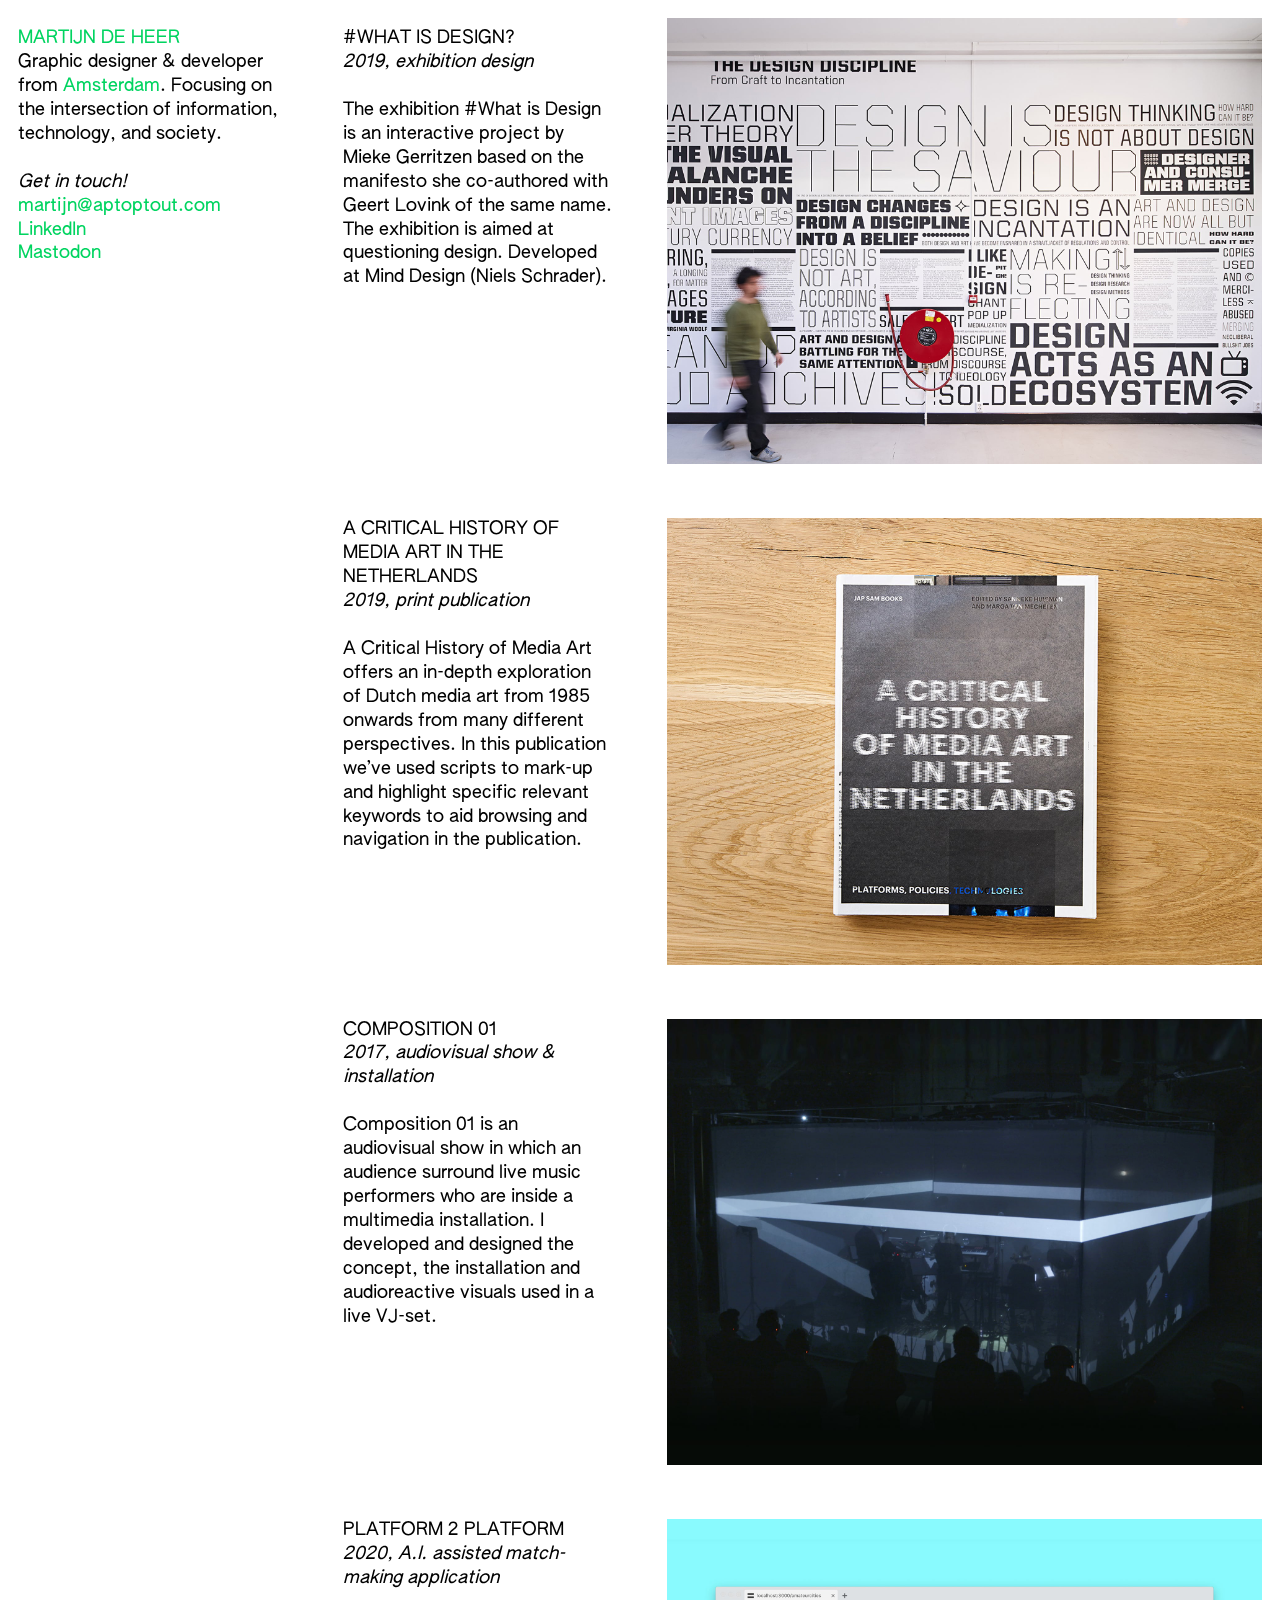
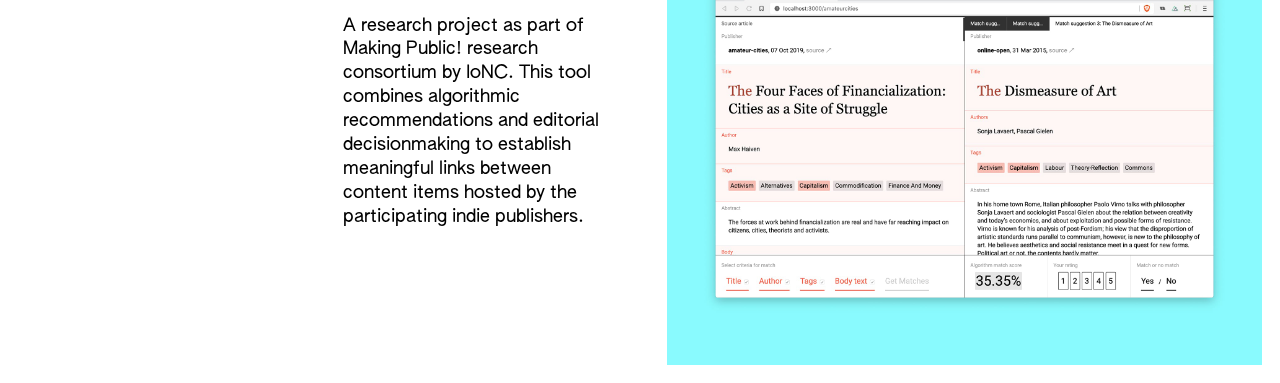
<file: index.html>
<!DOCTYPE html>

<html>
    <head>
        <!-- meta data here -->

        <!-- some weird parts -->
        <meta charset="UTF-8">
        <meta name="viewport" content="width=device-width, initial-scale=1">

        <!-- linking your stylesheet -->
        <link rel="stylesheet" href="./assets/stylesheets/style.css" type="text/css">

        <!-- what is visible in the tab -->
        <title>Title</title>
        <link rel="shortcut icon" type="image/png" href="./favicon.png"/>

        <!-- what is visible when sharing a link -->
        <meta name="author" content="Martijn de Heer">
        <meta name="description" content="Portfolio website of graphic designer & developer Martijn de Heer">

        <!-- social media sharing stuff -->
        <meta property="og:title" content="">
        <meta property="og:image" content="">
        <meta property="og:description" content="">
        <meta property="og:url" content="">
    </head>

    <body class="column-grid column-grid-12">
        <!-- visible content here -->

        <!-- navigation -->
        <nav class="column-small stick-to-top">
            <h1>
                <a href="/">Martijn de Heer</a>
            </h1>

            <p>
                Graphic designer & developer from <a href="https://www.openstreetmap.org/node/2818252855">Amsterdam</a>. Focusing on the intersection of information, technology, and society.
            </p>
            
            <p>
                <em>Get in touch!</em><br>
                <a href="">martijn@aptoptout.com</a><br>
                <a href="">LinkedIn</a><br>
                <a href="">Mastodon</a>
            </p>
        </nav>

        <!-- placing the main content of the page in a main block -->
        <main>
            <ul id="work">
                <li class="project-thumbnail">
                    <a href="./work/what-is-design/" class="column-grid column-grid-9">
                        <section class="project-thumbnail-info column-small stick-to-top">
                            <h2 class="project-thumbnail-info-name">
                                #What is Design?
                            </h2>

                            <p class="project-thumbnail-info-metadata">
                                2019, exhibition design
                            </p>

                            <p class="project-thumbnail-info-description">
                                The exhibition #What is Design is an interactive project by Mieke Gerritzen based on the manifesto she co-authored with Geert Lovink of the same name. The exhibition is aimed at questioning design. Developed at Mind Design (Niels Schrader).
                            </p>
                        </section>

                        <section class="project-thumbnail-cover column-large">
                            <img src="./work/what-is-design/media/cover.jpg" alt="Image of my project">
                        </section>
                    </a>
                </li>

                <li class="project-thumbnail">
                    <a href="./work/a-critical-history-of-media-art/" class="column-grid column-grid-9">
                        <section class="project-thumbnail-info column-small stick-to-top">
                            <h2 class="project-thumbnail-info-name">
                                A Critical History of Media Art in the Netherlands
                            </h2>

                            <p class="project-thumbnail-info-metadata">
                                2019, print publication
                            </p>

                            <p class="project-thumbnail-info-description">
                                A Critical History of Media Art offers an in-depth exploration of Dutch media art from 1985 onwards from many different perspectives. In this publication we’ve used scripts to mark-up and highlight specific relevant keywords to aid browsing and navigation in the publication.
                            </p>
                        </section>

                        <section class="project-thumbnail-cover column-large">
                            <img src="./work/a-critical-history-of-media-art/media/cover.jpg" alt="Image of my project">
                        </section>
                    </a>
                </li>

                <li class="project-thumbnail">
                    <a href="./work/composition-01/" class="column-grid column-grid-9">
                        <section class="project-thumbnail-info column-small stick-to-top">
                            <h2 class="project-thumbnail-info-name">
                                Composition 01
                            </h2>

                            <p class="project-thumbnail-info-metadata">
                                2017, audiovisual show & installation
                            </p>

                            <p class="project-thumbnail-info-description">
                                Composition 01 is an audiovisual show in which an audience surround live music performers who are inside a multimedia installation. I developed and designed the concept, the installation and audioreactive visuals used in a live VJ-set.
                            </p>
                        </section>

                        <section class="project-thumbnail-cover column-large">
                            <img src="./work/composition-01/media/cover.jpg" alt="Image of my project">
                        </section>
                    </a>
                </li>

                <li class="project-thumbnail">
                    <a href="./work/platform-2-platform/" class="column-grid column-grid-9">
                        <section class="project-thumbnail-info column-small stick-to-top">
                            <h2 class="project-thumbnail-info-name">
                                Platform 2 platform
                            </h2>

                            <p class="project-thumbnail-info-metadata">
                                2020, A.I. assisted match-making application
                            </p>

                            <p class="project-thumbnail-info-description">
                                A research project as part of Making Public! research consortium by IoNC. This tool combines algorithmic recommendations and editorial decisionmaking to establish meaningful links between content items hosted by the participating indie publishers.
                            </p>
                        </section>

                        <section class="project-thumbnail-cover column-large">
                            <img src="./work/platform-2-platform/media/cover.jpg" alt="Image of my project">
                        </section>
                    </a>
                </li>
            </ul>
        </main>
    </body>
</html>
</file>
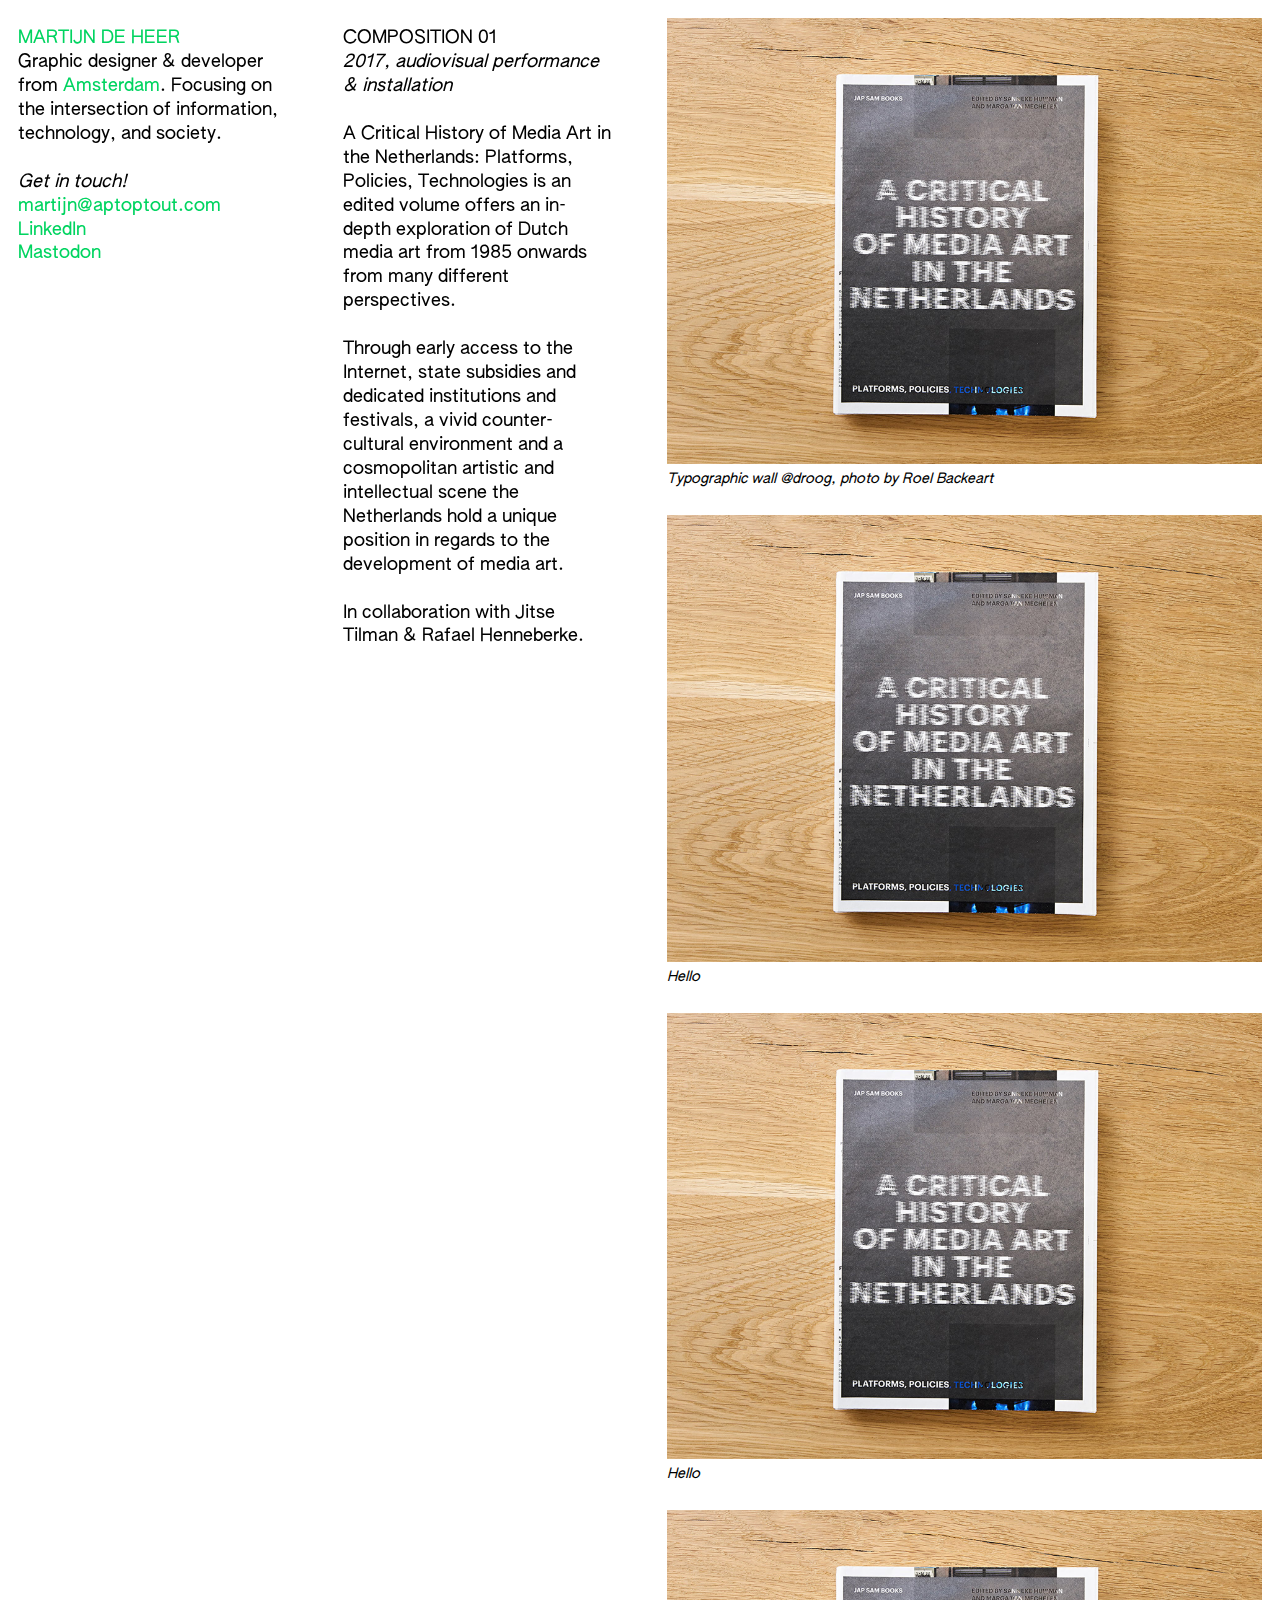
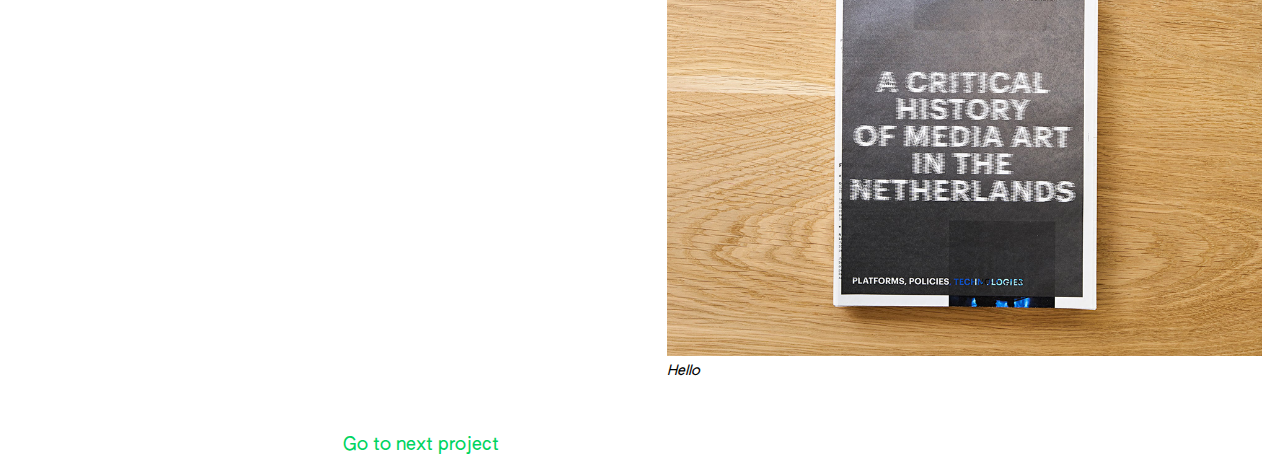
<file: work/a-critical-history-of-media-art/index.html>
<!DOCTYPE html>

<html>
    <head>
        <!-- meta data here -->

        <!-- some weird parts -->
        <meta charset="UTF-8">
        <meta name="viewport" content="width=device-width, initial-scale=1">

        <!-- linking your stylesheet -->
        <link rel="stylesheet" href="../../assets/stylesheets/style.css" type="text/css">

        <!-- what is visible in the tab -->
        <title>Title</title>
        <link rel="shortcut icon" type="image/png" href="./favicon.png"/>

        <!-- what is visible when sharing a link -->
        <meta name="author" content="Martijn de Heer">
        <meta name="description" content="Project description">

        <!-- social media sharing stuff -->
        <meta property="og:title" content="">
        <meta property="og:image" content="">
        <meta property="og:description" content="">
        <meta property="og:url" content="">
    </head>

    <body class="column-grid column-grid-12">
        <!-- visible content here -->

        <!-- navigation -->
        <nav class="column-small stick-to-top">
            <h1>
                <a href="/">Martijn de Heer</a>
            </h1>

            <p>
                Graphic designer & developer from <a href="https://www.openstreetmap.org/node/2818252855">Amsterdam</a>. Focusing on the intersection of information, technology, and society.
            </p>
            
            <p>
                <em>Get in touch!</em><br>
                <a href="">martijn@aptoptout.com</a><br>
                <a href="">LinkedIn</a><br>
                <a href="">Mastodon</a>
            </p>
        </nav>

        <!-- placing the main content of the page in a main block -->
        <main class="column-grid column-grid-9">
            <section class="project-info column-small stick-to-top">
                <h1 class="project-info-name">
                    Composition 01
                </h1>

                <p class="project-info-metadata">
                    2017, audiovisual performance & installation
                </p>

                <p class="project-info-description">
                    A Critical History of Media Art in the Netherlands: Platforms, Policies, Technologies is an edited volume offers an in-depth exploration of Dutch media art from 1985 onwards from many different perspectives.<br>
                    <br>
                    Through early access to the Internet, state subsidies and dedicated institutions and festivals, a vivid counter-cultural environment and a cosmopolitan artistic and intellectual scene the Netherlands hold a unique position in regards to the development of media art.<br>
                    <br>
                    In collaboration with Jitse Tilman & Rafael Henneberke.
                </p>
            </section>

            <section class="project-media column-large">
                <figure>
                    <img src="./media/cover.jpg" alt="Image of my project">

                    <figcaption>Typographic wall @droog, photo by Roel Backeart</figcaption>
                </figure>

                <figure>
                    <img src="./media/cover.jpg" alt="Image of my project">

                    <figcaption>Hello</figcaption>
                </figure>

                <figure>
                    <img src="./media/cover.jpg" alt="Image of my project">

                    <figcaption>Hello</figcaption>
                </figure>

                <figure>
                    <img src="./media/cover.jpg" alt="Image of my project">

                    <figcaption>Hello</figcaption>
                </figure>
            </section>

            <section class="column-small">
                <a href="">
                    Go to next project
                </a>
            </section>
        </main>
    </body>
</html>
</file>
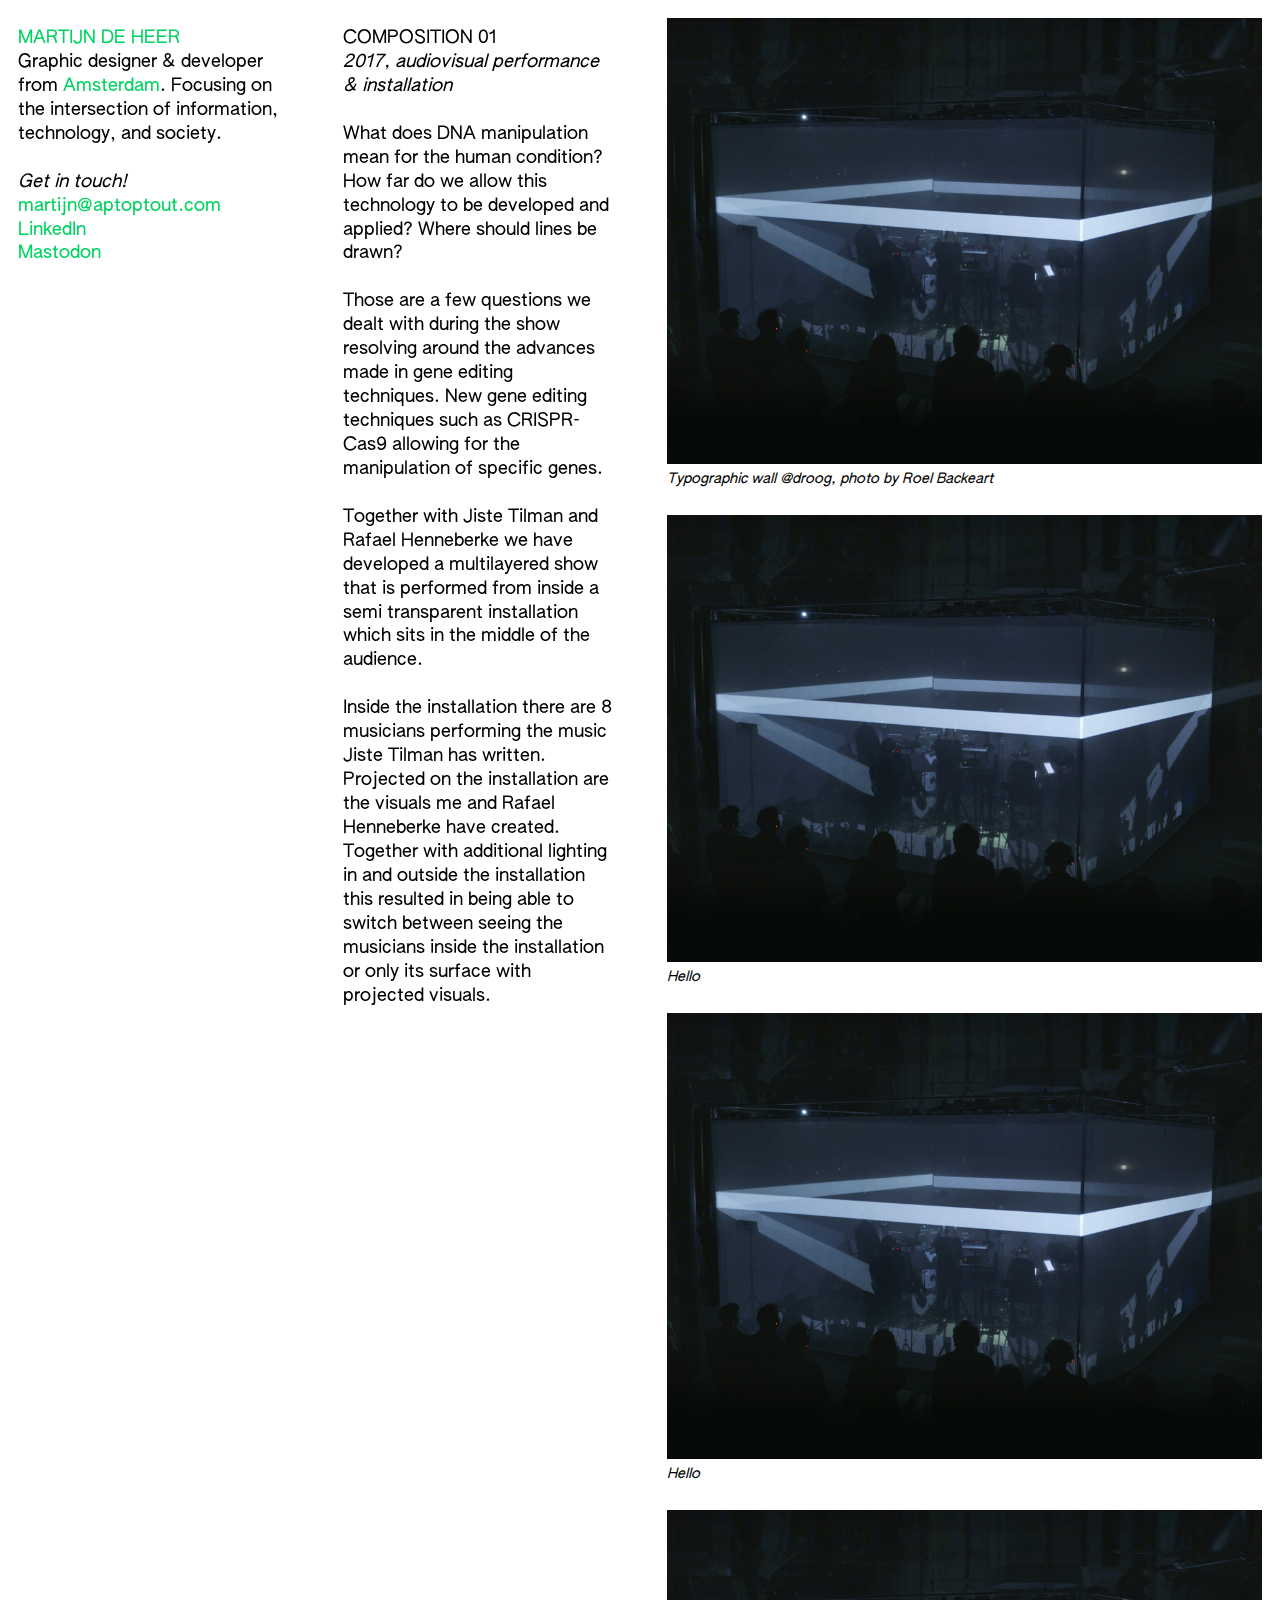
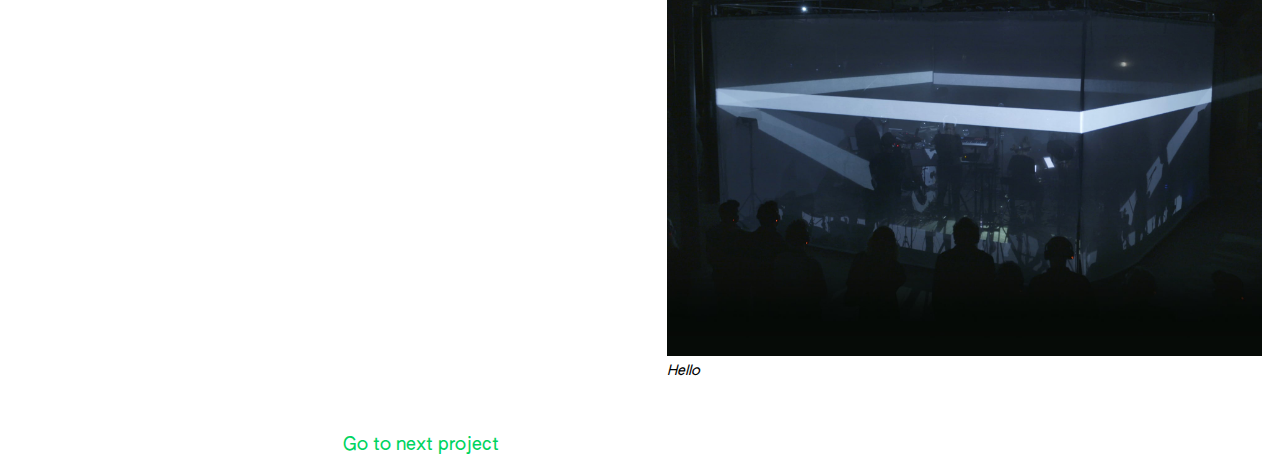
<file: work/composition-01/index.html>
<!DOCTYPE html>

<html>
    <head>
        <!-- meta data here -->

        <!-- some weird parts -->
        <meta charset="UTF-8">
        <meta name="viewport" content="width=device-width, initial-scale=1">

        <!-- linking your stylesheet -->
        <link rel="stylesheet" href="../../assets/stylesheets/style.css" type="text/css">

        <!-- what is visible in the tab -->
        <title>Title</title>
        <link rel="shortcut icon" type="image/png" href="./favicon.png"/>

        <!-- what is visible when sharing a link -->
        <meta name="author" content="Martijn de Heer">
        <meta name="description" content="Project description">

        <!-- social media sharing stuff -->
        <meta property="og:title" content="">
        <meta property="og:image" content="">
        <meta property="og:description" content="">
        <meta property="og:url" content="">
    </head>

    <body class="column-grid column-grid-12">
        <!-- visible content here -->

        <!-- navigation -->
        <nav class="column-small stick-to-top">
            <h1>
                <a href="/">Martijn de Heer</a>
            </h1>

            <p>
                Graphic designer & developer from <a href="https://www.openstreetmap.org/node/2818252855">Amsterdam</a>. Focusing on the intersection of information, technology, and society.
            </p>
            
            <p>
                <em>Get in touch!</em><br>
                <a href="">martijn@aptoptout.com</a><br>
                <a href="">LinkedIn</a><br>
                <a href="">Mastodon</a>
            </p>
        </nav>

        <!-- placing the main content of the page in a main block -->
        <main class="column-grid column-grid-9">
            <section class="project-info column-small stick-to-top">
                <h1 class="project-info-name">
                    Composition 01
                </h1>

                <p class="project-info-metadata">
                    2017, audiovisual performance & installation
                </p>

                <p class="project-info-description">
                    What does DNA manipulation mean for the human condition? How far do we allow this technology to be developed and applied? Where should lines be drawn?<br>
                    <br>
                    Those are a few questions we dealt with during the show resolving around the advances made in gene editing techniques. New gene editing techniques such as CRISPR-Cas9 allowing for the manipulation of specific genes.<br>
                    <br>
                    Together with Jiste Tilman and Rafael Henneberke we have developed a multilayered show that is performed from inside a semi transparent installation which sits in the middle of the audience.<br>
                    <br>
                    Inside the installation there are 8 musicians performing the music Jiste Tilman has written. Projected on the installation are the visuals me and Rafael Henneberke have created. Together with additional lighting in and outside the installation this resulted in being able to switch between seeing the musicians inside the installation or only its surface with projected visuals.
                </p>
            </section>

            <section class="project-media column-large">
                <figure>
                    <img src="./media/cover.jpg" alt="Image of my project">

                    <figcaption>Typographic wall @droog, photo by Roel Backeart</figcaption>
                </figure>

                <figure>
                    <img src="./media/cover.jpg" alt="Image of my project">

                    <figcaption>Hello</figcaption>
                </figure>

                <figure>
                    <img src="./media/cover.jpg" alt="Image of my project">

                    <figcaption>Hello</figcaption>
                </figure>

                <figure>
                    <img src="./media/cover.jpg" alt="Image of my project">

                    <figcaption>Hello</figcaption>
                </figure>
            </section>

            <section class="column-small">
                <a href="">
                    Go to next project
                </a>
            </section>
        </main>
    </body>
</html>
</file>
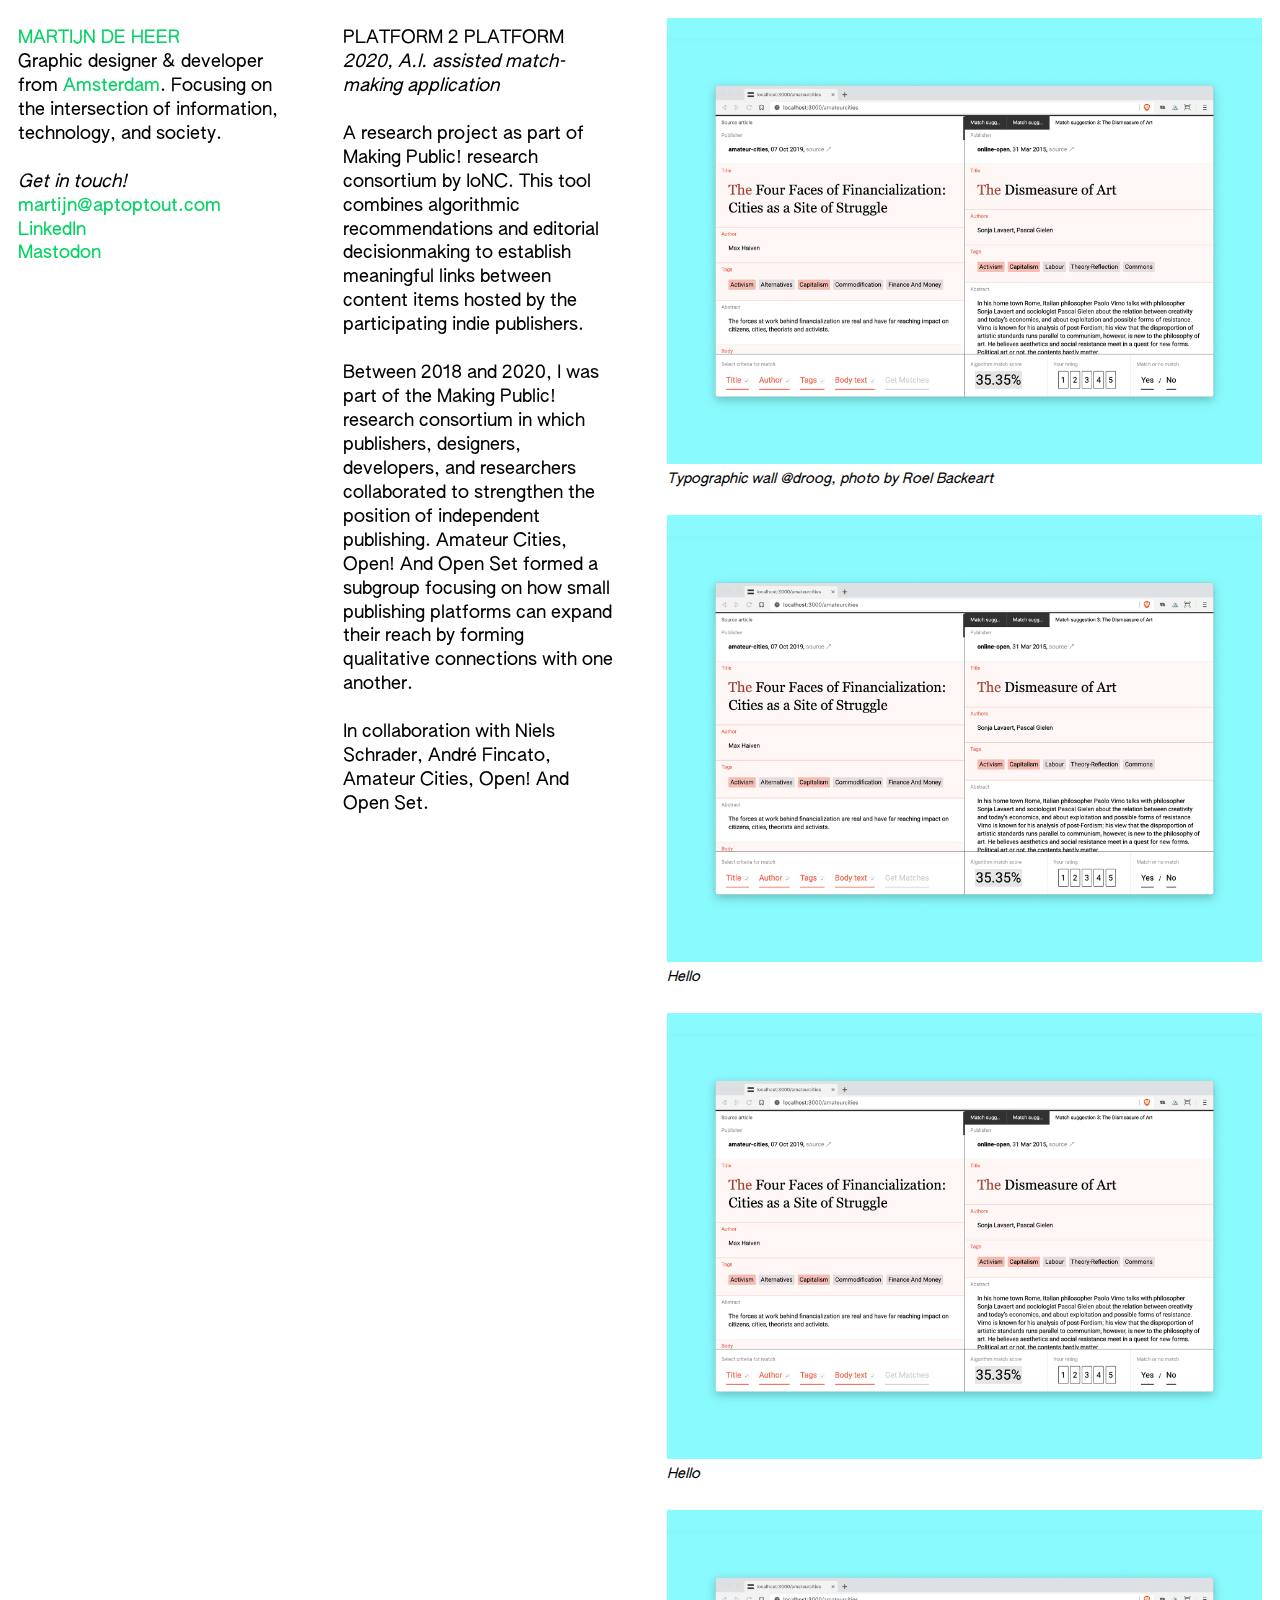
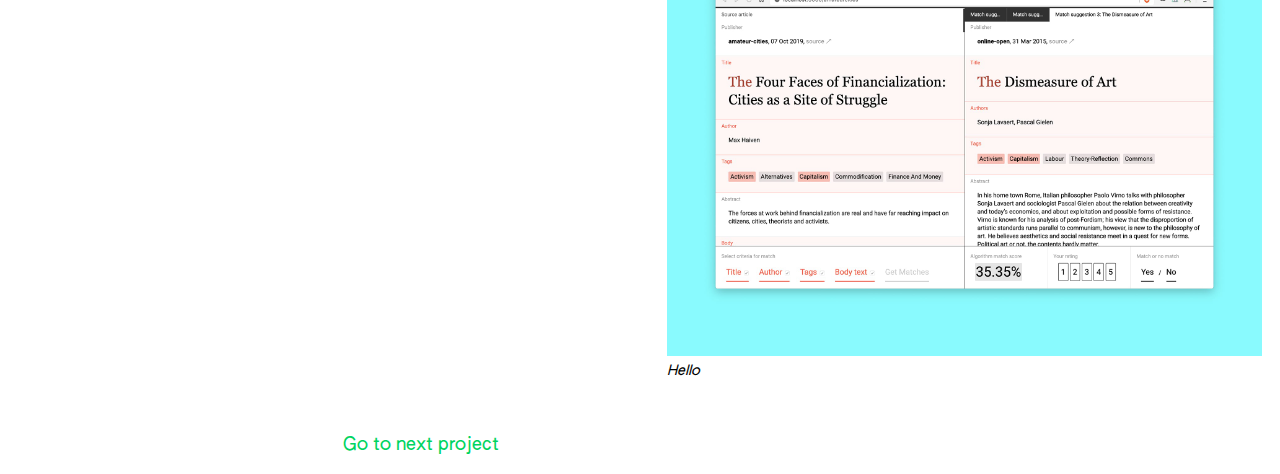
<file: work/platform-2-platform/index.html>
<!DOCTYPE html>

<html>
    <head>
        <!-- meta data here -->

        <!-- some weird parts -->
        <meta charset="UTF-8">
        <meta name="viewport" content="width=device-width, initial-scale=1">

        <!-- linking your stylesheet -->
        <link rel="stylesheet" href="../../assets/stylesheets/style.css" type="text/css">

        <!-- what is visible in the tab -->
        <title>Title</title>
        <link rel="shortcut icon" type="image/png" href="./favicon.png"/>

        <!-- what is visible when sharing a link -->
        <meta name="author" content="Martijn de Heer">
        <meta name="description" content="Project description">

        <!-- social media sharing stuff -->
        <meta property="og:title" content="">
        <meta property="og:image" content="">
        <meta property="og:description" content="">
        <meta property="og:url" content="">
    </head>

    <body class="column-grid column-grid-12">
        <!-- visible content here -->

        <!-- navigation -->
        <nav class="column-small stick-to-top">
            <h1>
                <a href="/">Martijn de Heer</a>
            </h1>

            <p>
                Graphic designer & developer from <a href="https://www.openstreetmap.org/node/2818252855">Amsterdam</a>. Focusing on the intersection of information, technology, and society.
            </p>
            
            <p>
                <em>Get in touch!</em><br>
                <a href="">martijn@aptoptout.com</a><br>
                <a href="">LinkedIn</a><br>
                <a href="">Mastodon</a>
            </p>
        </nav>

        <!-- placing the main content of the page in a main block -->
        <main class="column-grid column-grid-9">
            <section class="project-info column-small stick-to-top">
                <h1 class="project-info-name">
                    Platform 2 platform
                </h1>

                <p class="project-info-metadata">
                    2020, A.I. assisted match-making application
                </p>

                <p class="project-info-description">
                	A research project as part of Making Public! research consortium by IoNC. This tool combines algorithmic recommendations and editorial decisionmaking to establish meaningful links between content items hosted by the participating indie publishers.<br>
                	<br>
                	Between 2018 and 2020, I was part of the Making Public! research consortium in which publishers, designers, developers, and researchers collaborated to strengthen the position of independent publishing. Amateur Cities, Open! And Open Set formed a subgroup focusing on how small publishing platforms can expand their reach by forming qualitative connections with one another.<br>
					<br>
					In collaboration with Niels Schrader, André Fincato, Amateur Cities, Open! And Open Set.
                </p>
            </section>

            <section class="project-media column-large">
                <figure>
                    <img src="./media/cover.jpg" alt="Image of my project">

                    <figcaption>Typographic wall @droog, photo by Roel Backeart</figcaption>
                </figure>

                <figure>
                    <img src="./media/cover.jpg" alt="Image of my project">

                    <figcaption>Hello</figcaption>
                </figure>

                <figure>
                    <img src="./media/cover.jpg" alt="Image of my project">

                    <figcaption>Hello</figcaption>
                </figure>

                <figure>
                    <img src="./media/cover.jpg" alt="Image of my project">

                    <figcaption>Hello</figcaption>
                </figure>
            </section>

            <section class="column-small">
                <a href="">
                    Go to next project
                </a>
            </section>
        </main>
    </body>
</html>
</file>
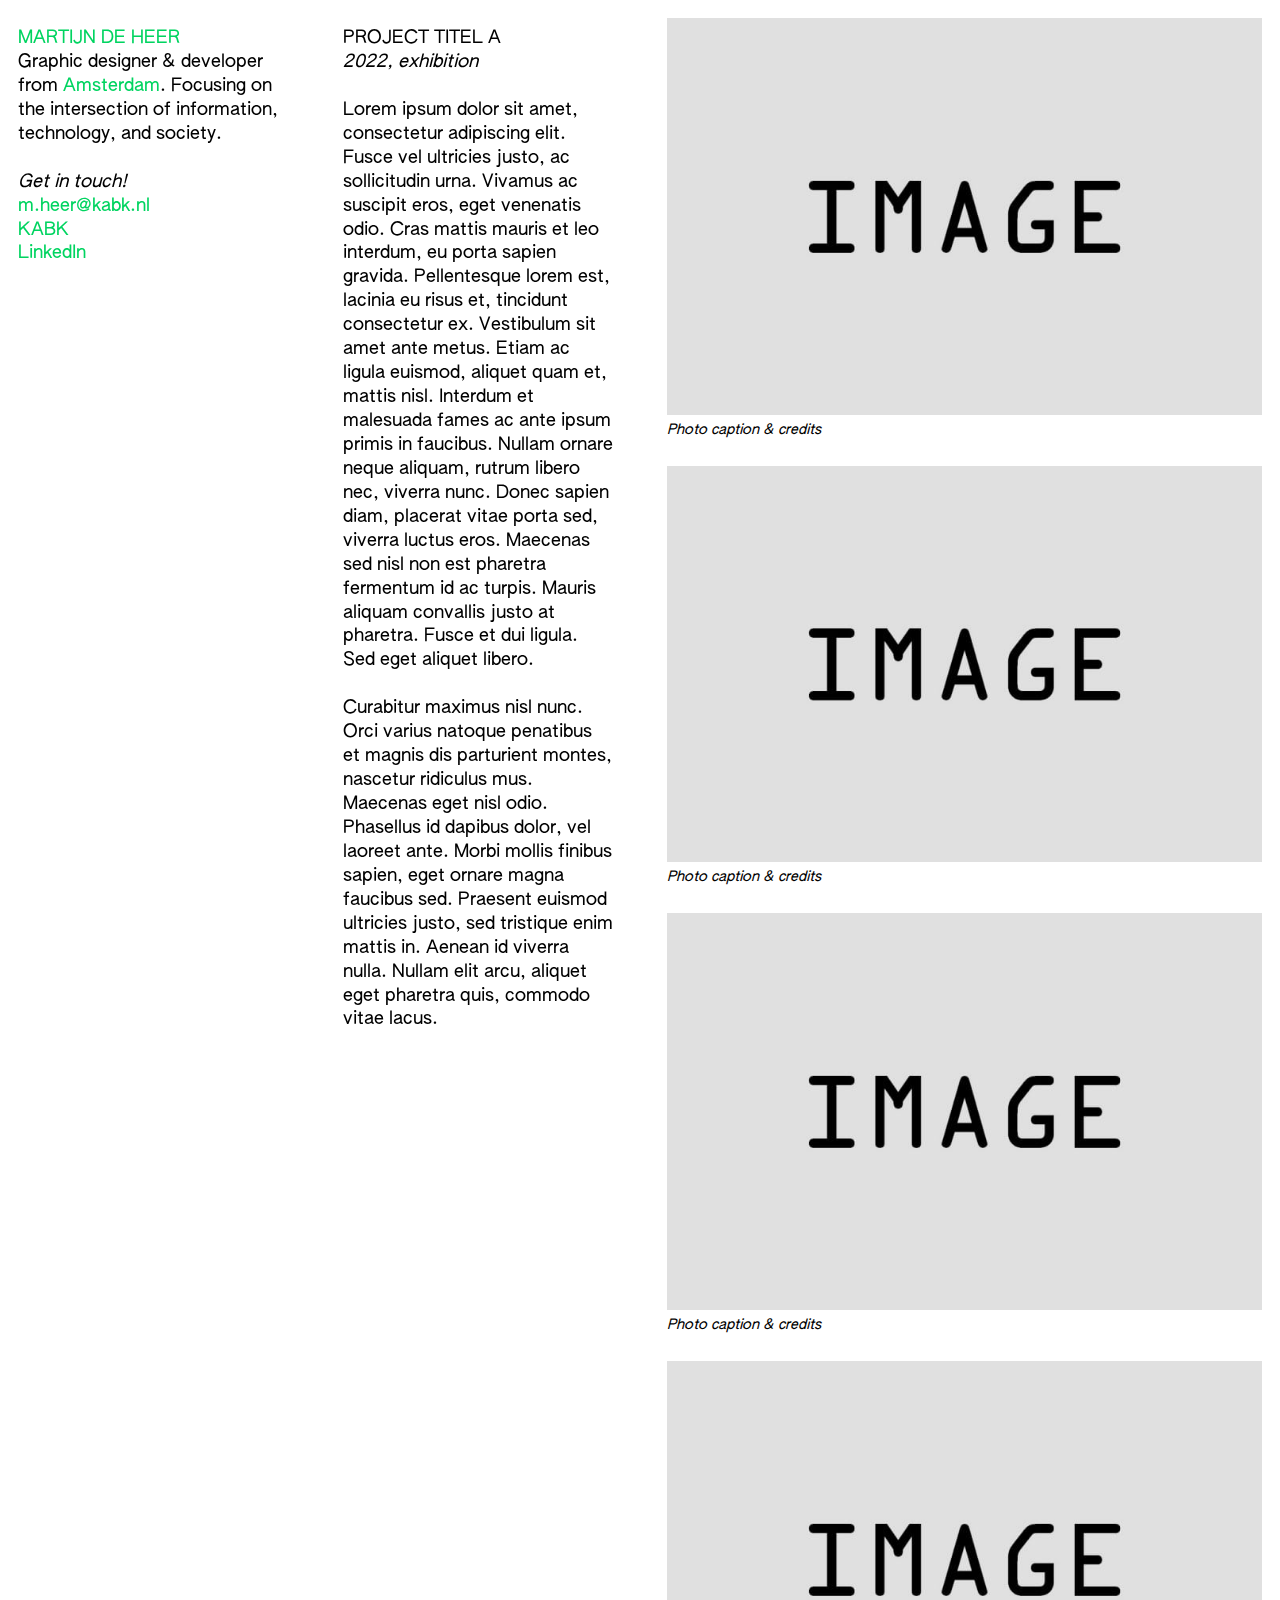
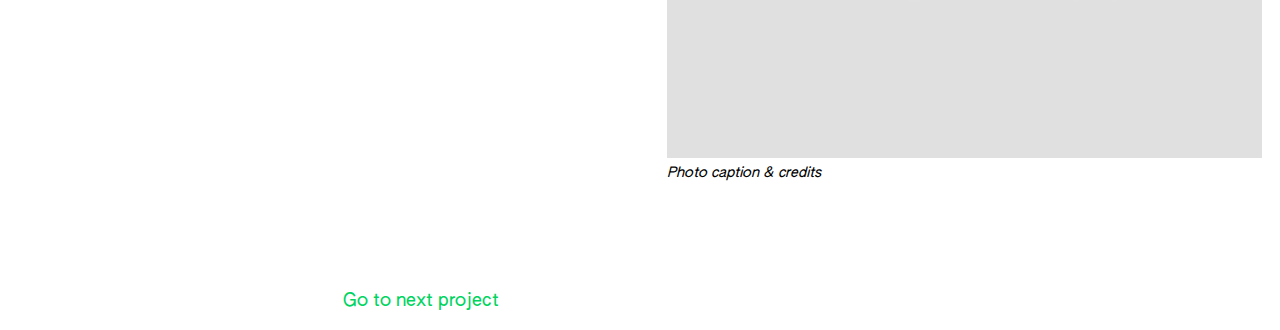
<file: work/project-title-a/index.html>
<!DOCTYPE html>

<html>
    <head>
        <!-- meta data here -->

        <!-- some weird parts -->
        <meta charset="UTF-8">
        <meta name="viewport" content="width=device-width, initial-scale=1">

        <!-- linking your stylesheet -->
        <link rel="stylesheet" href="../../assets/stylesheets/style.css" type="text/css">

        <!-- what is visible in the tab -->
        <title>Project Titel A | Martijn de Heer</title>
        <link rel="shortcut icon" type="image/png" href="../../assets/favicon.png"/>

        <!-- what is visible when sharing a link -->
        <meta name="author" content="Martijn de Heer">
        <meta name="description" content="Project description…">

        <!-- social media sharing stuff -->
        <meta property="og:title" content="Project Titel A | Martijn de Heer">
        <meta property="og:image" content="./media/cover.jpg">
        <meta property="og:description" content="Project description…">
        <meta property="og:url" content="my-site.com">
        <meta name="twitter:card" content="summary_large_image" />
    </head>

    <body class="column-grid column-grid-12">
        <!-- visible content here -->

        <!-- navigation -->
        <nav class="column-small stick-to-top">
            <h1>
                <a href="/">Martijn de Heer</a>
            </h1>

            <p>
                Graphic designer & developer from <a href="https://www.openstreetmap.org/node/2818252855">Amsterdam</a>. Focusing on the intersection of information, technology, and society.
            </p>
            
            <p>
                <em>Get in touch!</em><br>
                <a href="mailto:m.heer@kabk.nl">m.heer@kabk.nl</a><br>
                <a href="https://www.kabk.nl/en/teachers/martijn-de-heer">KABK</a><br>
                <a href="https://www.linkedin.com/in/martijndeheer">LinkedIn</a>
            </p>
        </nav>

        <!-- placing the main content of the page in a main block -->
        <main class="column-grid column-grid-9">
            <section class="project-info column-small stick-to-top">
                <h1 class="project-info-name">
                    Project Titel A
                </h1>

                <p class="project-info-metadata">
                    2022, exhibition
                </p>

                <p class="project-info-description">
                    Lorem ipsum dolor sit amet, consectetur adipiscing elit. Fusce vel ultricies justo, ac sollicitudin urna. Vivamus ac suscipit eros, eget venenatis odio. Cras mattis mauris et leo interdum, eu porta sapien gravida. Pellentesque lorem est, lacinia eu risus et, tincidunt consectetur ex. Vestibulum sit amet ante metus. Etiam ac ligula euismod, aliquet quam et, mattis nisl. Interdum et malesuada fames ac ante ipsum primis in faucibus. Nullam ornare neque aliquam, rutrum libero nec, viverra nunc. Donec sapien diam, placerat vitae porta sed, viverra luctus eros. Maecenas sed nisl non est pharetra fermentum id ac turpis. Mauris aliquam convallis justo at pharetra. Fusce et dui ligula. Sed eget aliquet libero.<br>
                    <br>
                    Curabitur maximus nisl nunc. Orci varius natoque penatibus et magnis dis parturient montes, nascetur ridiculus mus. Maecenas eget nisl odio. Phasellus id dapibus dolor, vel laoreet ante. Morbi mollis finibus sapien, eget ornare magna faucibus sed. Praesent euismod ultricies justo, sed tristique enim mattis in. Aenean id viverra nulla. Nullam elit arcu, aliquet eget pharetra quis, commodo vitae lacus.
                </p>
            </section>

            <section class="project-media column-large">
                <figure>
                    <img src="./media/cover.jpg" alt="Image of my project">

                    <figcaption>Photo caption & credits</figcaption>
                </figure>

                <figure>
                    <img src="./media/cover.jpg" alt="Image of my project">

                    <figcaption>Photo caption & credits</figcaption>
                </figure>

                <figure>
                    <img src="./media/cover.jpg" alt="Image of my project">

                    <figcaption>Photo caption & credits</figcaption>
                </figure>

                <figure>
                    <img src="./media/cover.jpg" alt="Image of my project">

                    <figcaption>Photo caption & credits</figcaption>
                </figure>
            </section>

            <section class="next-project column-small">
                <a href="../../work/project-title-b/">
                    Go to next project
                </a>
            </section>
        </main>

        <script src="../../assets/scripts/script.js" type="text/javascript"></script>
    </body>
</html>
</file>
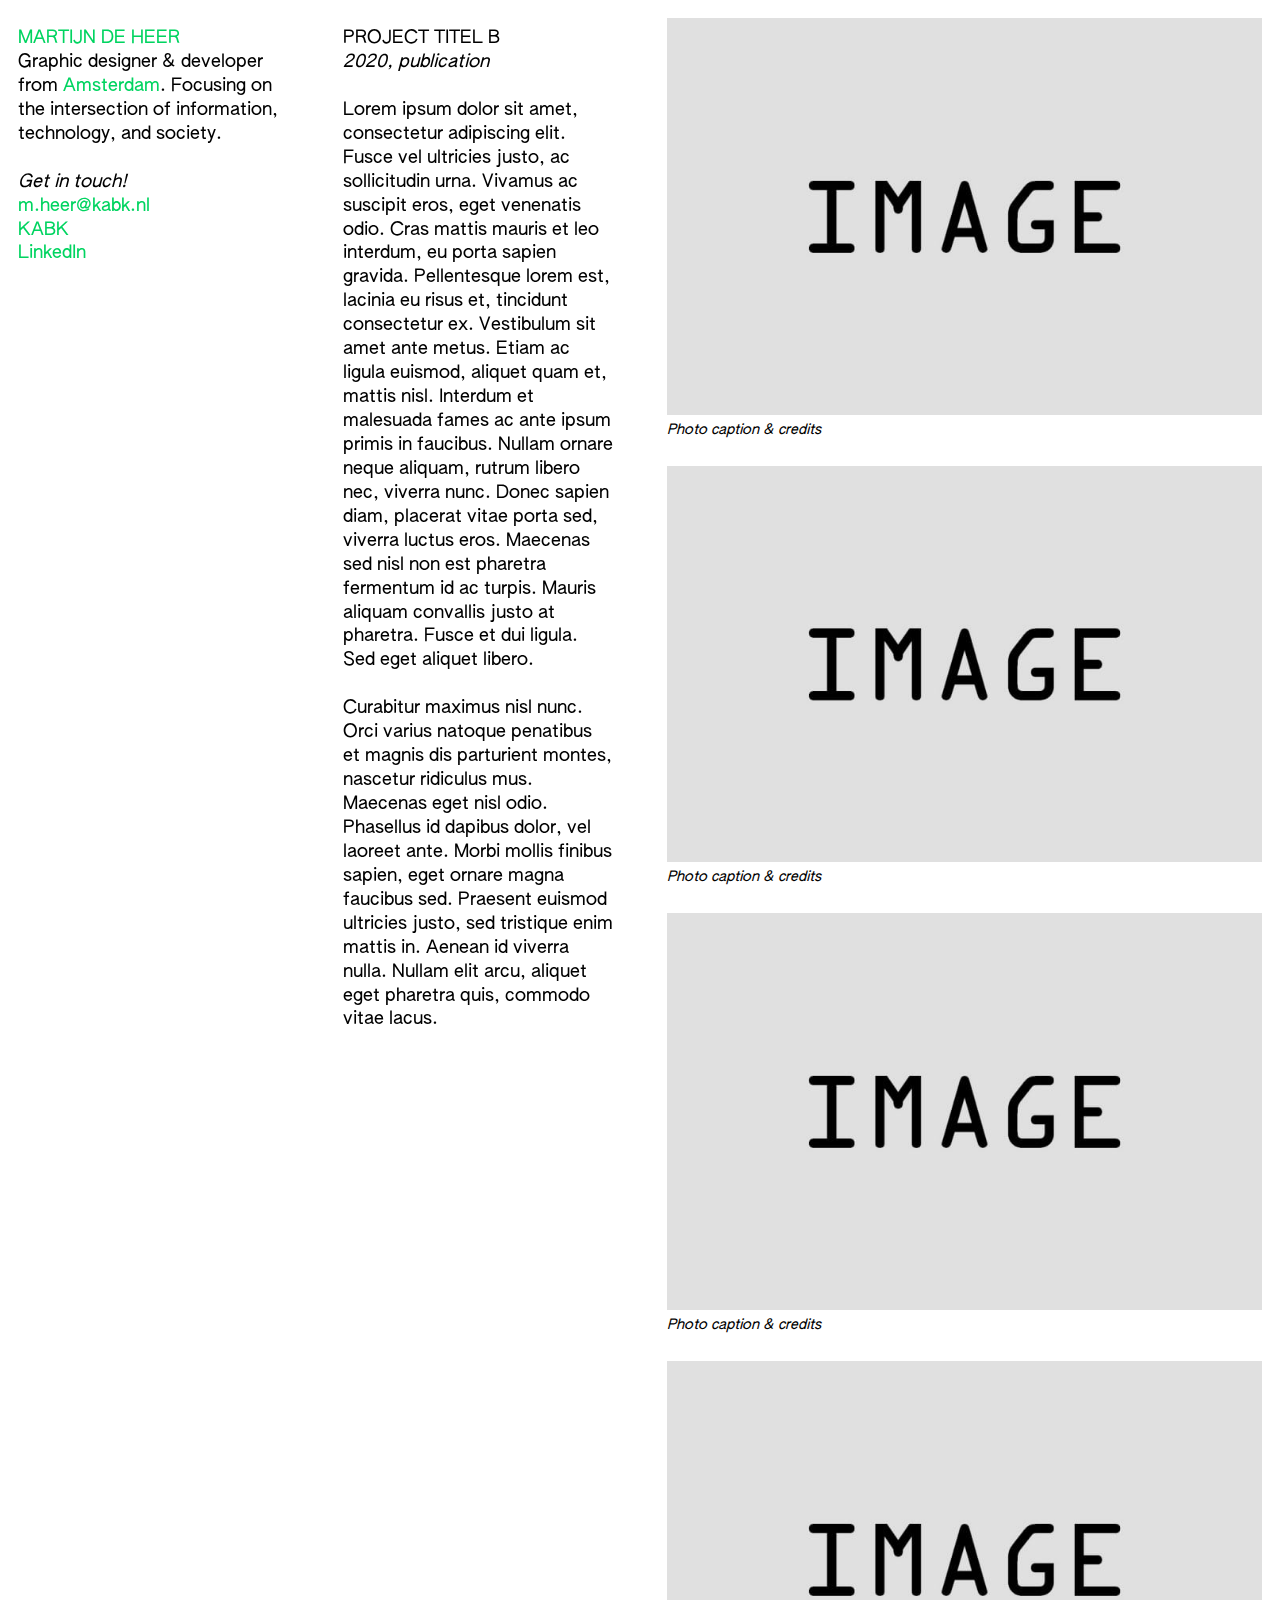
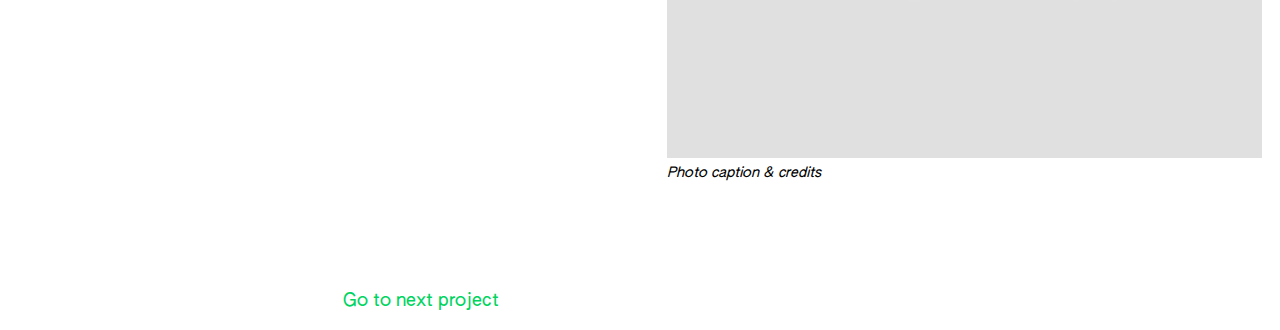
<file: work/project-title-b/index.html>
<!DOCTYPE html>

<html>
    <head>
        <!-- meta data here -->

        <!-- some weird parts -->
        <meta charset="UTF-8">
        <meta name="viewport" content="width=device-width, initial-scale=1">

        <!-- linking your stylesheet -->
        <link rel="stylesheet" href="../../assets/stylesheets/style.css" type="text/css">

        <!-- what is visible in the tab -->
        <title>Project Titel B | Martijn de Heer</title>
        <link rel="shortcut icon" type="image/png" href="../../assets/favicon.png"/>

        <!-- what is visible when sharing a link -->
        <meta name="author" content="Martijn de Heer">
        <meta name="description" content="Project description…">

        <!-- social media sharing stuff -->
        <meta property="og:title" content="Project Titel B | Martijn de Heer">
        <meta property="og:image" content="./media/cover.jpg">
        <meta property="og:description" content="Project description…">
        <meta property="og:url" content="my-site.com">
        <meta name="twitter:card" content="summary_large_image" />
    </head>

    <body class="column-grid column-grid-12">
        <!-- visible content here -->

        <!-- navigation -->
        <nav class="column-small stick-to-top">
            <h1>
                <a href="/">Martijn de Heer</a>
            </h1>

            <p>
                Graphic designer & developer from <a href="https://www.openstreetmap.org/node/2818252855">Amsterdam</a>. Focusing on the intersection of information, technology, and society.
            </p>
            
            <p>
                <em>Get in touch!</em><br>
                <a href="mailto:m.heer@kabk.nl">m.heer@kabk.nl</a><br>
                <a href="https://www.kabk.nl/en/teachers/martijn-de-heer">KABK</a><br>
                <a href="https://www.linkedin.com/in/martijndeheer">LinkedIn</a>
            </p>
        </nav>

        <!-- placing the main content of the page in a main block -->
        <main class="column-grid column-grid-9">
            <section class="project-info column-small stick-to-top">
                <h1 class="project-info-name">
                    Project Titel B
                </h1>

                <p class="project-info-metadata">
                    2020, publication
                </p>

                <p class="project-info-description">
                    Lorem ipsum dolor sit amet, consectetur adipiscing elit. Fusce vel ultricies justo, ac sollicitudin urna. Vivamus ac suscipit eros, eget venenatis odio. Cras mattis mauris et leo interdum, eu porta sapien gravida. Pellentesque lorem est, lacinia eu risus et, tincidunt consectetur ex. Vestibulum sit amet ante metus. Etiam ac ligula euismod, aliquet quam et, mattis nisl. Interdum et malesuada fames ac ante ipsum primis in faucibus. Nullam ornare neque aliquam, rutrum libero nec, viverra nunc. Donec sapien diam, placerat vitae porta sed, viverra luctus eros. Maecenas sed nisl non est pharetra fermentum id ac turpis. Mauris aliquam convallis justo at pharetra. Fusce et dui ligula. Sed eget aliquet libero.<br>
                    <br>
                    Curabitur maximus nisl nunc. Orci varius natoque penatibus et magnis dis parturient montes, nascetur ridiculus mus. Maecenas eget nisl odio. Phasellus id dapibus dolor, vel laoreet ante. Morbi mollis finibus sapien, eget ornare magna faucibus sed. Praesent euismod ultricies justo, sed tristique enim mattis in. Aenean id viverra nulla. Nullam elit arcu, aliquet eget pharetra quis, commodo vitae lacus.
                </p>
            </section>

            <section class="project-media column-large">
                <figure>
                    <img src="./media/cover.jpg" alt="Image of my project">

                    <figcaption>Photo caption & credits</figcaption>
                </figure>

                <figure>
                    <img src="./media/cover.jpg" alt="Image of my project">

                    <figcaption>Photo caption & credits</figcaption>
                </figure>

                <figure>
                    <img src="./media/cover.jpg" alt="Image of my project">

                    <figcaption>Photo caption & credits</figcaption>
                </figure>

                <figure>
                    <img src="./media/cover.jpg" alt="Image of my project">

                    <figcaption>Photo caption & credits</figcaption>
                </figure>
            </section>

            <section class="next-project column-small">
                <a href="../../work/project-title-c/">
                    Go to next project
                </a>
            </section>
        </main>

        <script src="../../assets/scripts/script.js" type="text/javascript"></script>
    </body>
</html>
</file>
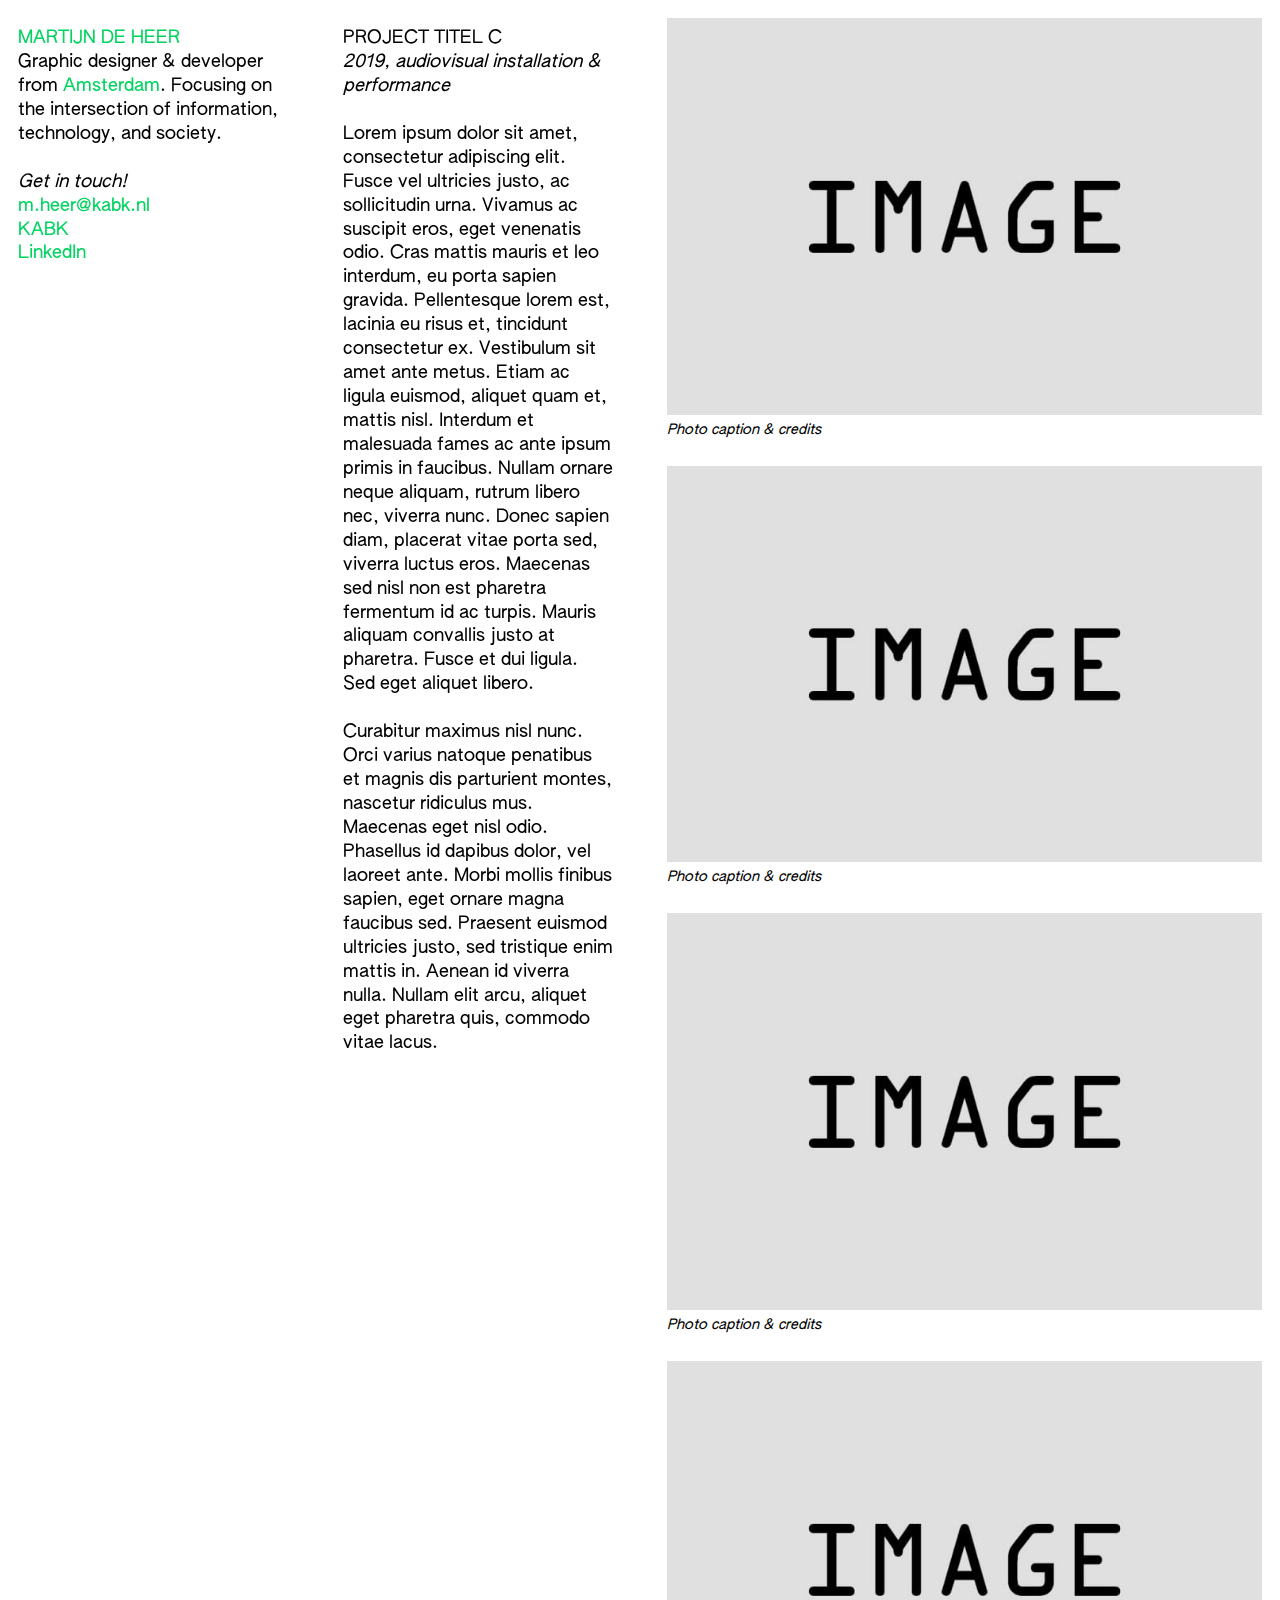
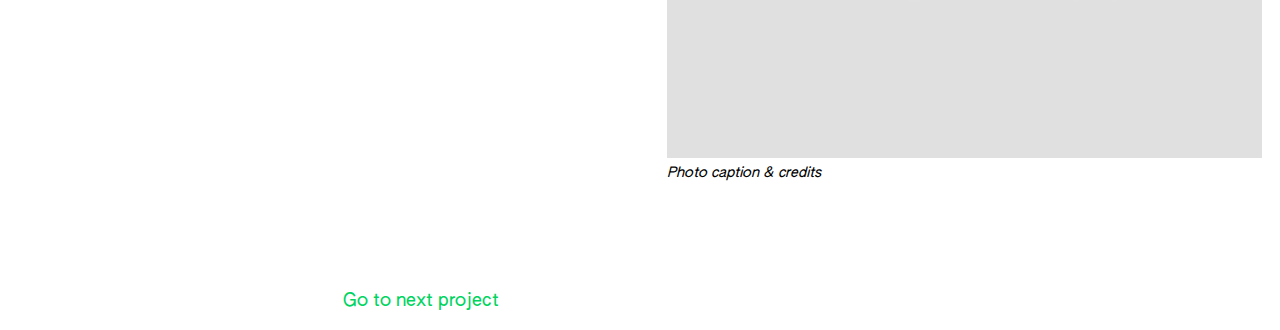
<file: work/project-title-c/index.html>
<!DOCTYPE html>

<html>
    <head>
        <!-- meta data here -->

        <!-- some weird parts -->
        <meta charset="UTF-8">
        <meta name="viewport" content="width=device-width, initial-scale=1">

        <!-- linking your stylesheet -->
        <link rel="stylesheet" href="../../assets/stylesheets/style.css" type="text/css">

        <!-- what is visible in the tab -->
        <title>Project Titel C | Martijn de Heer</title>
        <link rel="shortcut icon" type="image/png" href="../../assets/favicon.png"/>

        <!-- what is visible when sharing a link -->
        <meta name="author" content="Martijn de Heer">
        <meta name="description" content="Project description…">

        <!-- social media sharing stuff -->
        <meta property="og:title" content="Project Titel C | Martijn de Heer">
        <meta property="og:image" content="./media/cover.jpg">
        <meta property="og:description" content="Project description…">
        <meta property="og:url" content="my-site.com">
        <meta name="twitter:card" content="summary_large_image" />
    </head>

    <body class="column-grid column-grid-12">
        <!-- visible content here -->

        <!-- navigation -->
        <nav class="column-small stick-to-top">
            <h1>
                <a href="/">Martijn de Heer</a>
            </h1>

            <p>
                Graphic designer & developer from <a href="https://www.openstreetmap.org/node/2818252855">Amsterdam</a>. Focusing on the intersection of information, technology, and society.
            </p>
            
            <p>
                <em>Get in touch!</em><br>
                <a href="mailto:m.heer@kabk.nl">m.heer@kabk.nl</a><br>
                <a href="https://www.kabk.nl/en/teachers/martijn-de-heer">KABK</a><br>
                <a href="https://www.linkedin.com/in/martijndeheer">LinkedIn</a>
            </p>
        </nav>

        <!-- placing the main content of the page in a main block -->
        <main class="column-grid column-grid-9">
            <section class="project-info column-small stick-to-top">
                <h1 class="project-info-name">
                    Project Titel C
                </h1>

                <p class="project-info-metadata">
                    2019, audiovisual installation & performance
                </p>

                <p class="project-info-description">
                    Lorem ipsum dolor sit amet, consectetur adipiscing elit. Fusce vel ultricies justo, ac sollicitudin urna. Vivamus ac suscipit eros, eget venenatis odio. Cras mattis mauris et leo interdum, eu porta sapien gravida. Pellentesque lorem est, lacinia eu risus et, tincidunt consectetur ex. Vestibulum sit amet ante metus. Etiam ac ligula euismod, aliquet quam et, mattis nisl. Interdum et malesuada fames ac ante ipsum primis in faucibus. Nullam ornare neque aliquam, rutrum libero nec, viverra nunc. Donec sapien diam, placerat vitae porta sed, viverra luctus eros. Maecenas sed nisl non est pharetra fermentum id ac turpis. Mauris aliquam convallis justo at pharetra. Fusce et dui ligula. Sed eget aliquet libero.<br>
                    <br>
                    Curabitur maximus nisl nunc. Orci varius natoque penatibus et magnis dis parturient montes, nascetur ridiculus mus. Maecenas eget nisl odio. Phasellus id dapibus dolor, vel laoreet ante. Morbi mollis finibus sapien, eget ornare magna faucibus sed. Praesent euismod ultricies justo, sed tristique enim mattis in. Aenean id viverra nulla. Nullam elit arcu, aliquet eget pharetra quis, commodo vitae lacus.
                </p>
            </section>

            <section class="project-media column-large">
                <figure>
                    <img src="./media/cover.jpg" alt="Image of my project">

                    <figcaption>Photo caption & credits</figcaption>
                </figure>

                <figure>
                    <img src="./media/cover.jpg" alt="Image of my project">

                    <figcaption>Photo caption & credits</figcaption>
                </figure>

                <figure>
                    <img src="./media/cover.jpg" alt="Image of my project">

                    <figcaption>Photo caption & credits</figcaption>
                </figure>

                <figure>
                    <img src="./media/cover.jpg" alt="Image of my project">

                    <figcaption>Photo caption & credits</figcaption>
                </figure>
            </section>

            <section class="next-project column-small">
                <a href="../../work/project-title-a/">
                    Go to next project
                </a>
            </section>
        </main>

        <script src="../../assets/scripts/script.js" type="text/javascript"></script>
    </body>
</html>
</file>
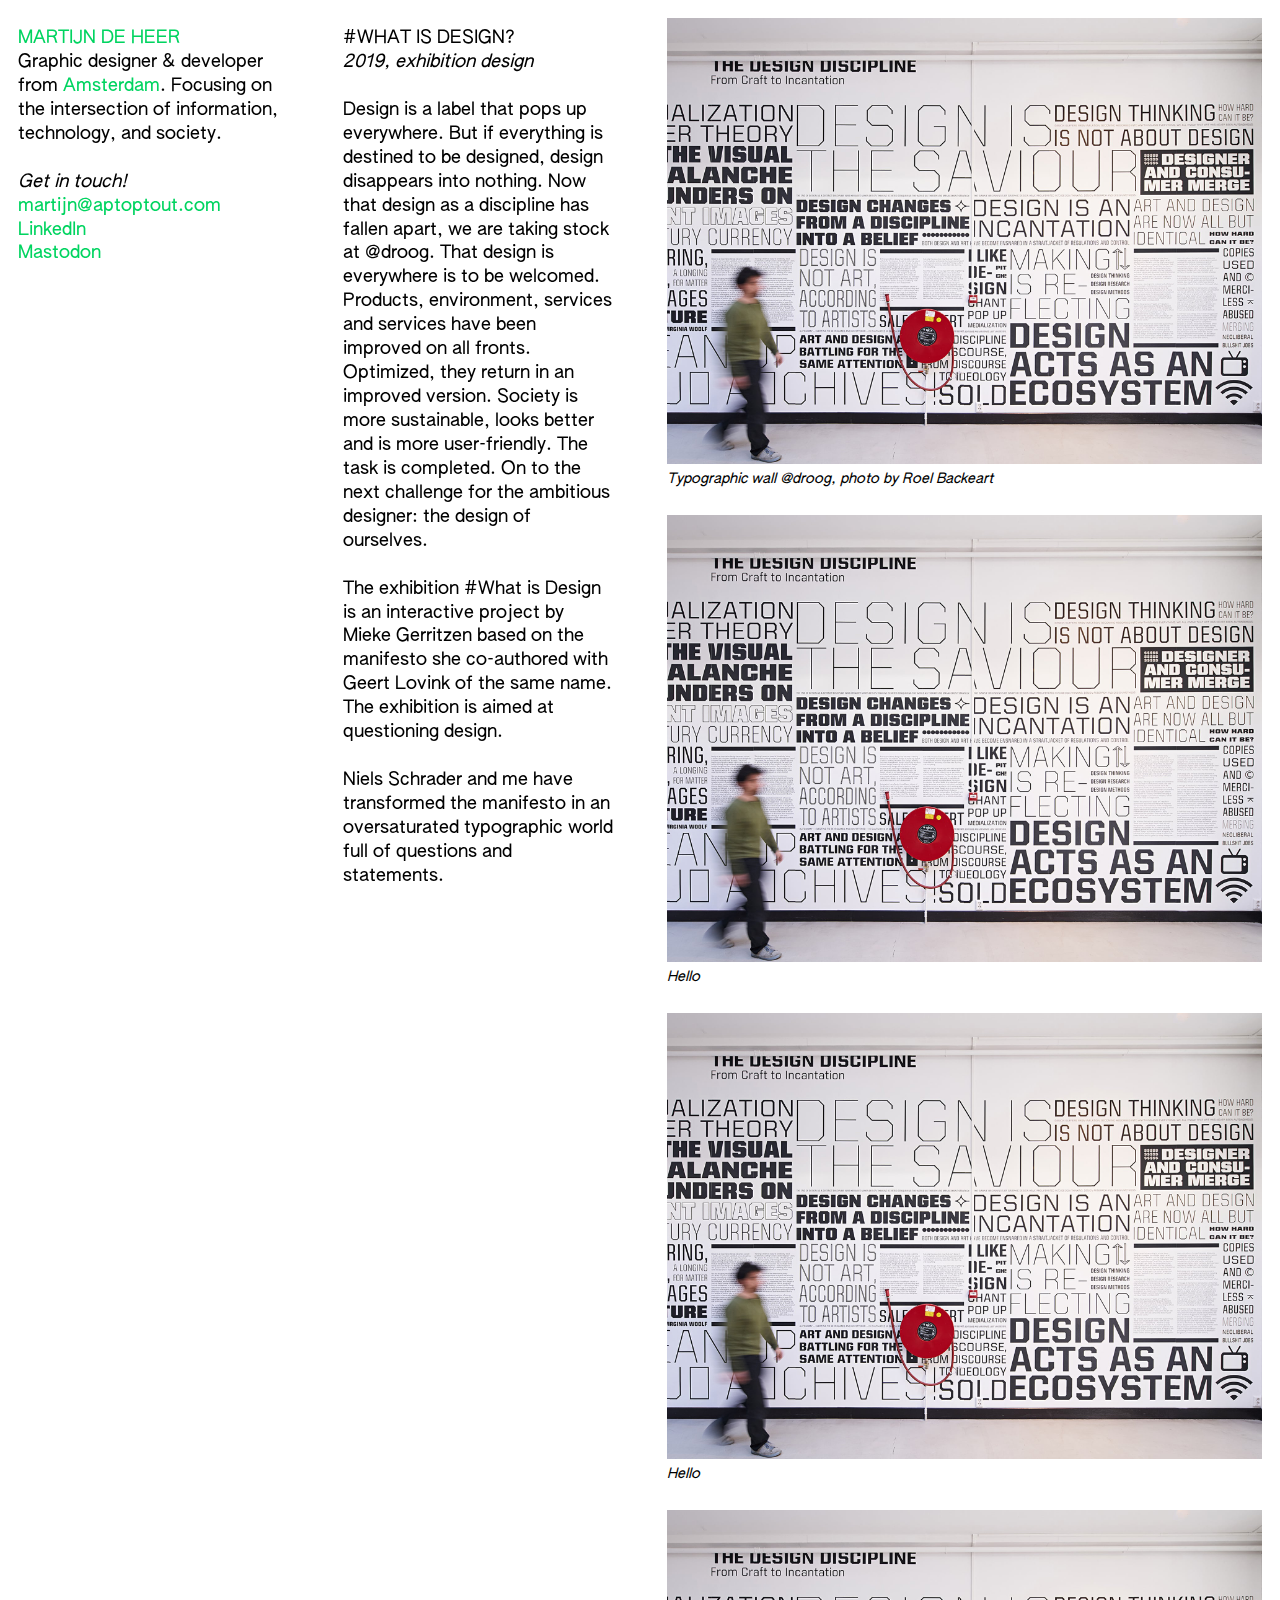
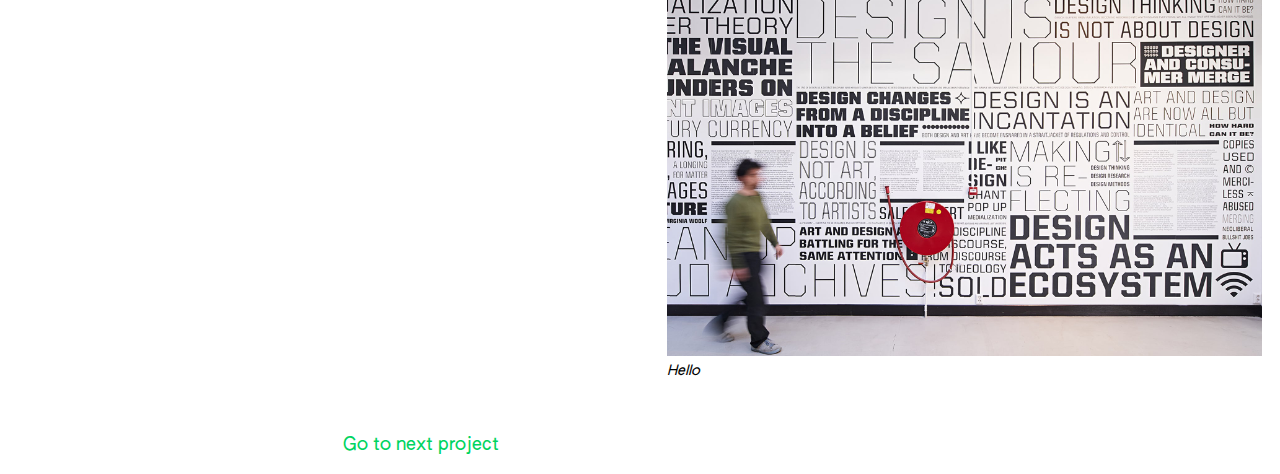
<file: work/what-is-design/index.html>
<!DOCTYPE html>

<html>
    <head>
        <!-- meta data here -->

        <!-- some weird parts -->
        <meta charset="UTF-8">
        <meta name="viewport" content="width=device-width, initial-scale=1">

        <!-- linking your stylesheet -->
        <link rel="stylesheet" href="../../assets/stylesheets/style.css" type="text/css">

        <!-- what is visible in the tab -->
        <title>Title</title>
        <link rel="shortcut icon" type="image/png" href="./favicon.png"/>

        <!-- what is visible when sharing a link -->
        <meta name="author" content="Martijn de Heer">
        <meta name="description" content="Project description">

        <!-- social media sharing stuff -->
        <meta property="og:title" content="">
        <meta property="og:image" content="">
        <meta property="og:description" content="">
        <meta property="og:url" content="">
    </head>

    <body class="column-grid column-grid-12">
        <!-- visible content here -->

        <!-- navigation -->
        <nav class="column-small stick-to-top">
            <h1>
                <a href="/">Martijn de Heer</a>
            </h1>

            <p>
                Graphic designer & developer from <a href="https://www.openstreetmap.org/node/2818252855">Amsterdam</a>. Focusing on the intersection of information, technology, and society.
            </p>
            
            <p>
                <em>Get in touch!</em><br>
                <a href="">martijn@aptoptout.com</a><br>
                <a href="">LinkedIn</a><br>
                <a href="">Mastodon</a>
            </p>
        </nav>

        <!-- placing the main content of the page in a main block -->
        <main class="column-grid column-grid-9">
            <section class="project-info column-small stick-to-top">
                <h1 class="project-info-name">
                    #What is Design?
                </h1>

                <p class="project-info-metadata">
                    2019, exhibition design
                </p>

                <p class="project-info-description">
                    Design is a label that pops up everywhere. But if everything is destined to be designed, design disappears into nothing. Now that design as a discipline has fallen apart, we are taking stock at @droog. That design is everywhere is to be welcomed. Products, environment, services and services have been improved on all fronts. Optimized, they return in an improved version. Society is more sustainable, looks better and is more user-friendly. The task is completed. On to the next challenge for the ambitious designer: the design of ourselves.<br>
                    <br>
                    The exhibition #What is Design is an interactive project by Mieke Gerritzen based on the manifesto she co-authored with Geert Lovink of the same name. The exhibition is aimed at questioning design.<br>
                    <br>
                    Niels Schrader and me have transformed the manifesto in an oversaturated typographic world full of questions and statements.
                </p>
            </section>

            <section class="project-media column-large">
                <figure>
                    <img src="./media/cover.jpg" alt="Image of my project">

                    <figcaption>Typographic wall @droog, photo by Roel Backeart</figcaption>
                </figure>

                <figure>
                    <img src="./media/cover.jpg" alt="Image of my project">

                    <figcaption>Hello</figcaption>
                </figure>

                <figure>
                    <img src="./media/cover.jpg" alt="Image of my project">

                    <figcaption>Hello</figcaption>
                </figure>

                <figure>
                    <img src="./media/cover.jpg" alt="Image of my project">

                    <figcaption>Hello</figcaption>
                </figure>
            </section>

            <section class="column-small">
                <a href="">
                    Go to next project
                </a>
            </section>
        </main>
    </body>
</html>
</file>
<file: assets/stylesheets/style.css>
/*
/*
/* GENERAL */

@font-face {
    font-family: 'Authentic Sans';
    src: url('../fonts/authentic-sans-90.woff');
}

:root {
	--base-unit-s: 18px;
	--base-unit-m: calc(var(--base-unit-s) * 1.5);
	--base-unit-l: calc(var(--base-unit-s) * 3);
	--main-color: rgb(0, 212, 96);
}

html {
	font-family: 'Authentic Sans', Helvetica, sans-serif;
	font-size: var(--base-unit-s);
}

body {
	margin: var(--base-unit-s);
}

img {
	width: 100%;
	display: block;
}

/*
/*
/* TYPOGRAPHY */

a {
	color: var(--main-color);
	text-decoration: none;
}

a:hover {
	color: black;
}

.project-thumbnail a {
	color: black;
	text-decoration: none;
}

.project-thumbnail a:hover {
	color: var(--main-color);
}

.project-thumbnail-info-metadata, 
.project-info-metadata {
	font-style: italic;
}

h1,
h2,
p {
	font-size: 1rem;
	line-height: 1.33em;
	font-weight: normal;
	margin: 0;
}

h1,
h2 {
	text-transform: uppercase;
}

p + p {
	margin-top: 1.33em;
}

/*
/*
/* GRID */

.column-grid {
	display: grid;
	grid-gap: var(--base-unit-l);
}

.column-grid-12 {
	grid-template-columns: repeat(12, 1fr);
}

.column-grid-9 {
	grid-template-columns: repeat(9, 1fr);
}

.column-small {
	grid-column: span 3;
}

.column-large {
	grid-column: span 6;
}

.stick-to-top {
	align-self: start;
	position: sticky;
	top: var(--base-unit-m);
}

/*
/*
/* WORK INDEX */

main {
	grid-column: 4 / span 9;
}

#work {
	list-style: none;
	padding: 0;
	margin: 0;
}

.project-thumbnail {
	margin-top: 0;
	margin-bottom: var(--base-unit-l);
}

.project-thumbnail:last-of-type {
	margin-bottom: 0;
}

.project-thumbnail-info-metadata {
	color: black;
}

.project-thumbnail-info-description {
	color: rgba(0, 0, 0, 1);
}

/*
/*
/* PROJECT PAGE */

.project-info-description {
	margin-bottom: var(--base-unit-l);
}

.project-media figure {
	margin-top: 0;
	margin-left: 0;
	margin-right: 0;
	margin-bottom: var(--base-unit-m);
}

.project-media figure:last-of-type {
	margin-bottom: 0;
}

.project-media figure figcaption {
	font-size: 0.78rem;
	font-style: italic;
	padding-top: 0.5em;
}

.next-project {
	margin-top: var(--base-unit-l);
}

/*
/*
/* TABLET & MOBILE */

@media (max-width: 1024px) {
	body {
		margin: calc(var(--base-unit-s) / 1.5);
	}

	.column-grid {
		display: block;
	}

  	.column-small {
		padding-bottom: var(--base-unit-s);
	}

	.column-large {
		grid-column: span 1;
	}

	.stick-to-top {
		position: relative;
		top: unset;
	}

	nav.column-small {
		padding-bottom: var(--base-unit-l);
	}

	h1, h2, p {
		font-size: 1.1667rem;
	}

	.project-thumbnail-info-description {
		display: none;
	}
}
</file>
